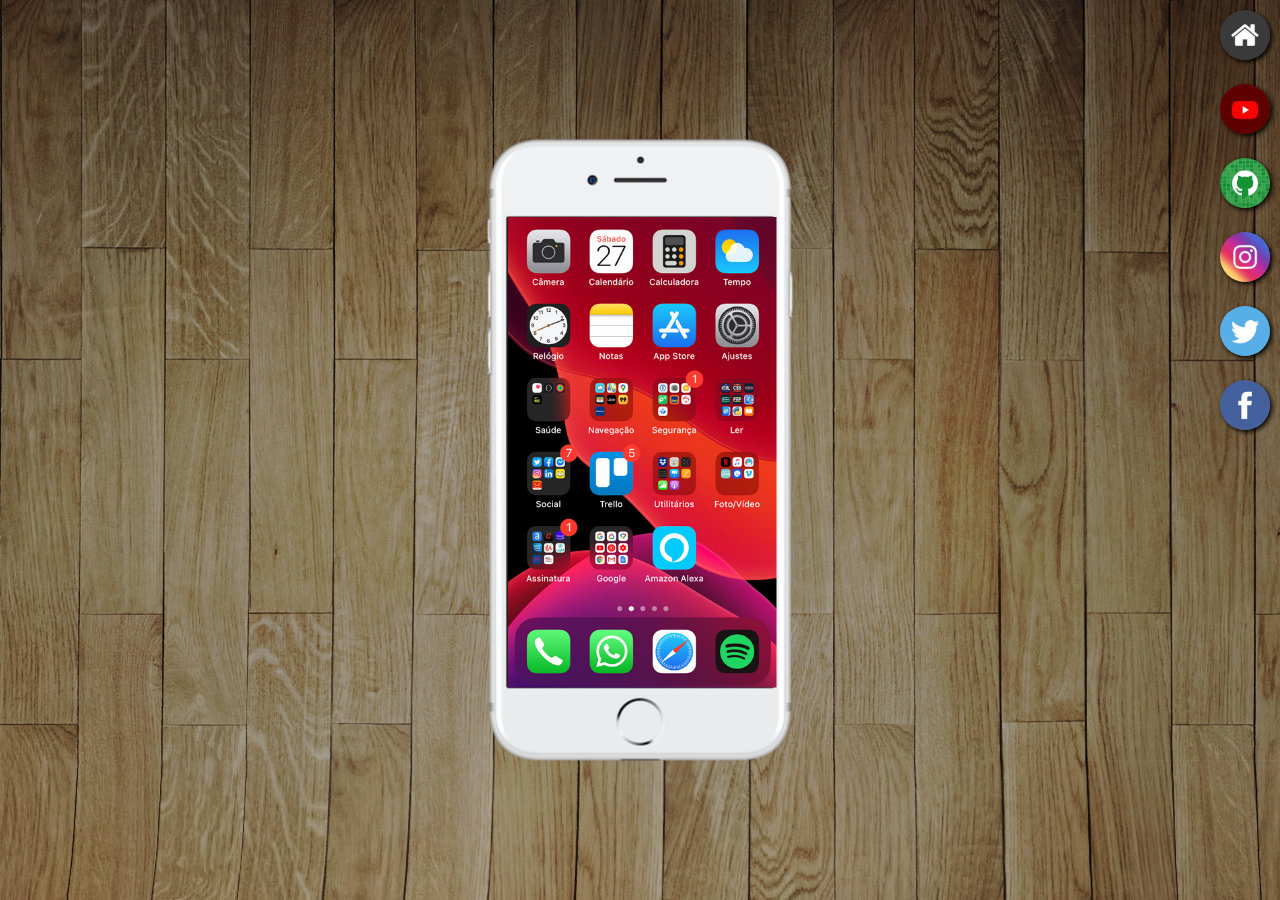
<file: index.html>
<!DOCTYPE html>
<html lang="pt-br">
<head>
    <meta charset="UTF-8">
    <meta name="viewport" content="width=device-width, initial-scale=1.0">
    <title>projeto rede social</title>
    <link rel="shortcut icon" href="pacote-d013/favicon.ico">
<link rel="stylesheet" href="style.css">
</head>
<body>
    <main>
        <section id="telefone">
<iframe src="home.html" name="tela" id="tela" frameborder="0"></iframe>
        </section>
        <section id="redessociais">
            <a href="home.html" target="tela"><img src="pacote-d013/imagens/logo-home.jpg" alt="home"></a><br>
            <a href="youtube.html" target="tela"> <img src="pacote-d013/imagens/logo-youtube.jpg" alt="youtube"></a><br>
            <a href="github.html" target="tela"> <img src="pacote-d013/imagens/logo-github.jpg" alt="tela"></a><br>
            <a href="instagram.html" target="tela"><img src="pacote-d013/imagens/logo-instagram.jpg" alt="instagram"></a><br>
            <a href="#" target="tela"> <img src="pacote-d013/imagens/logo-twitter.jpg" alt="twitter"></a><br>
            <a href="#" target="tela"><img src="pacote-d013/imagens/logo-facebook.jpg" alt="facebook"></a><br>
        </section>
    </main>
</body>
</html>
</file>
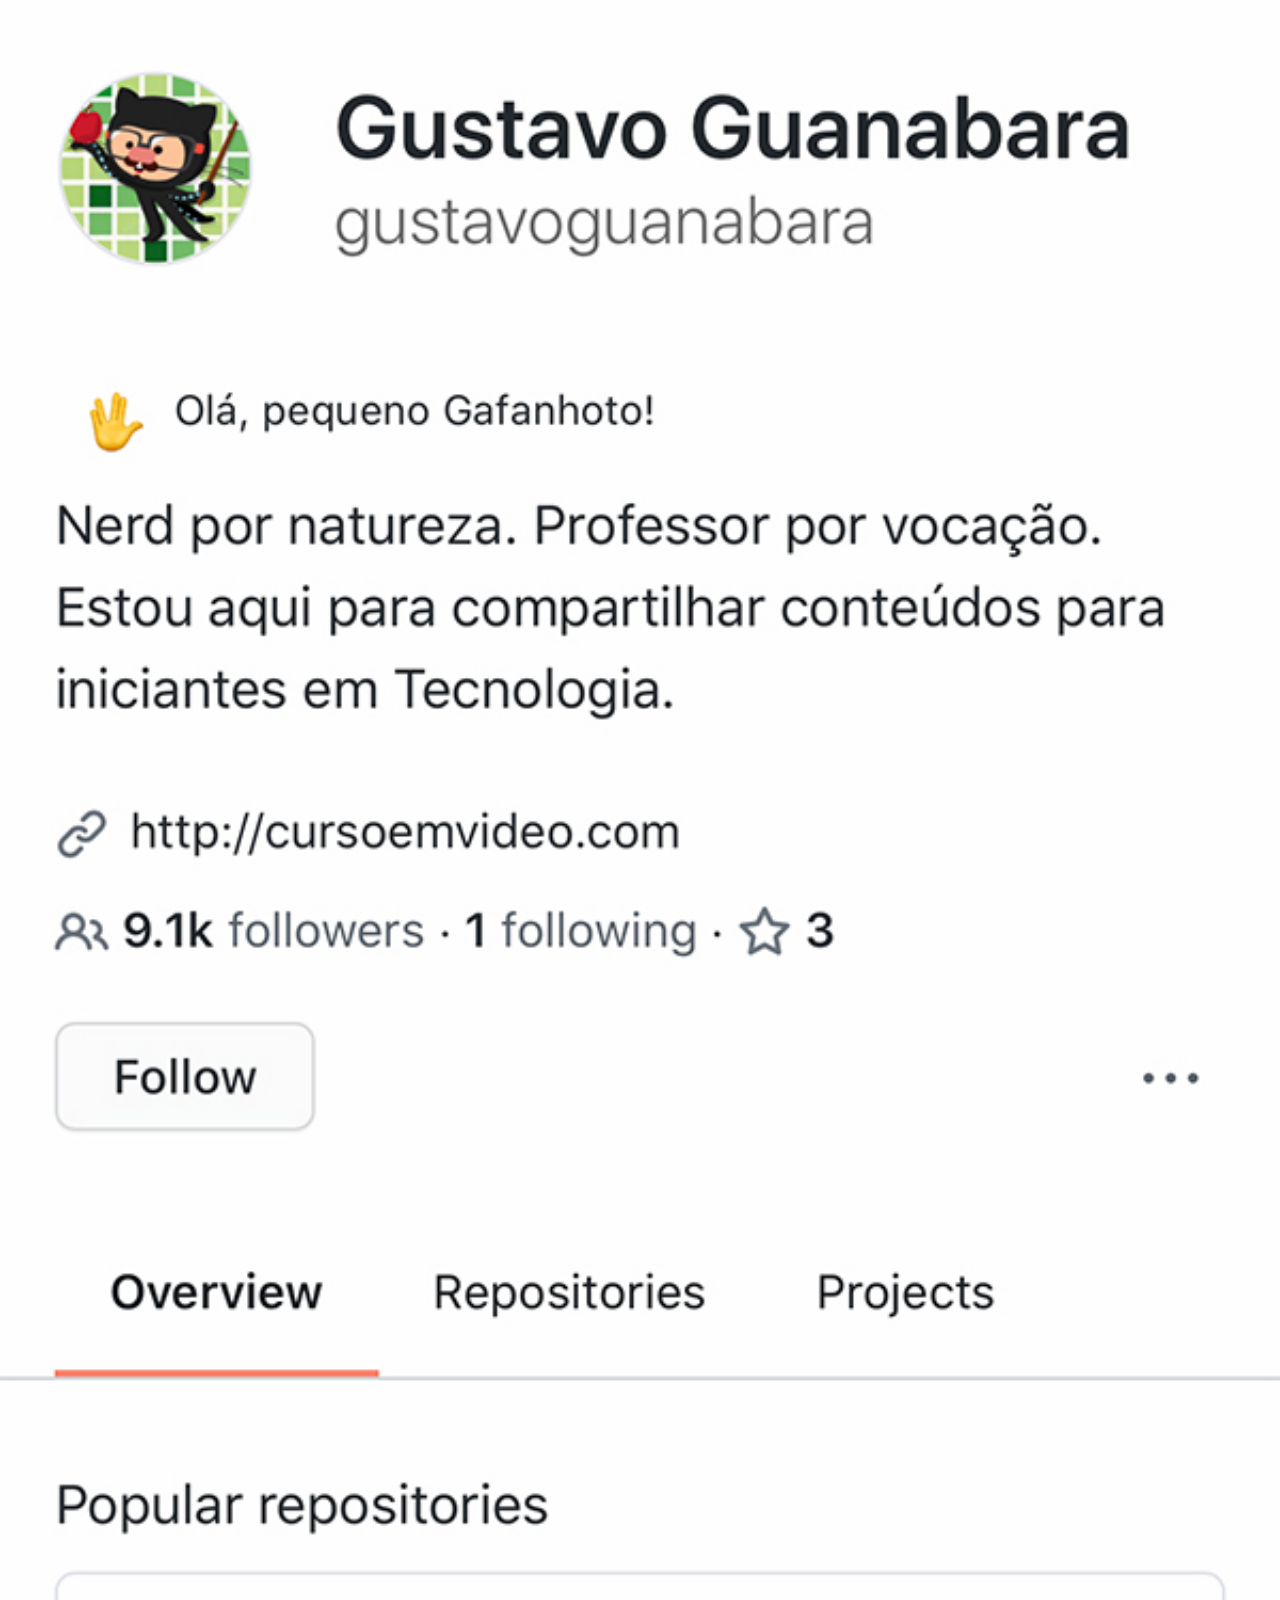
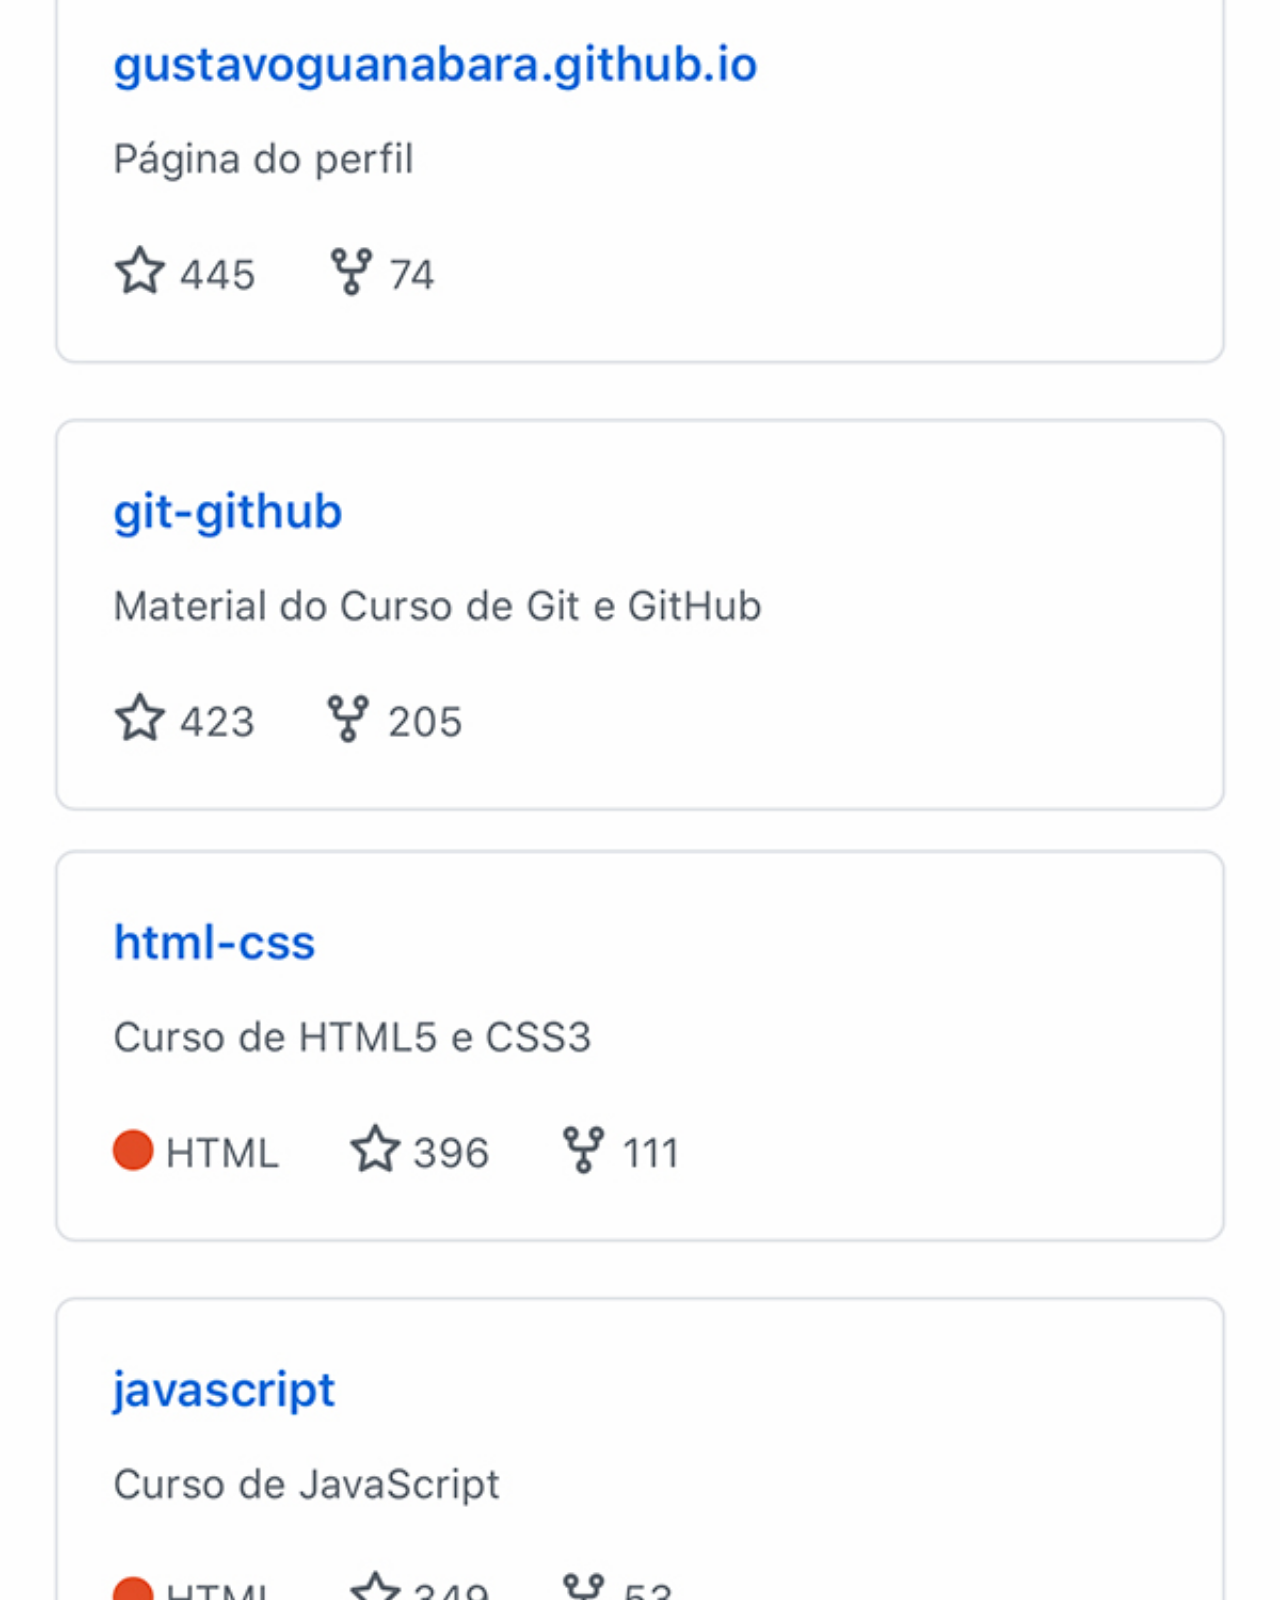
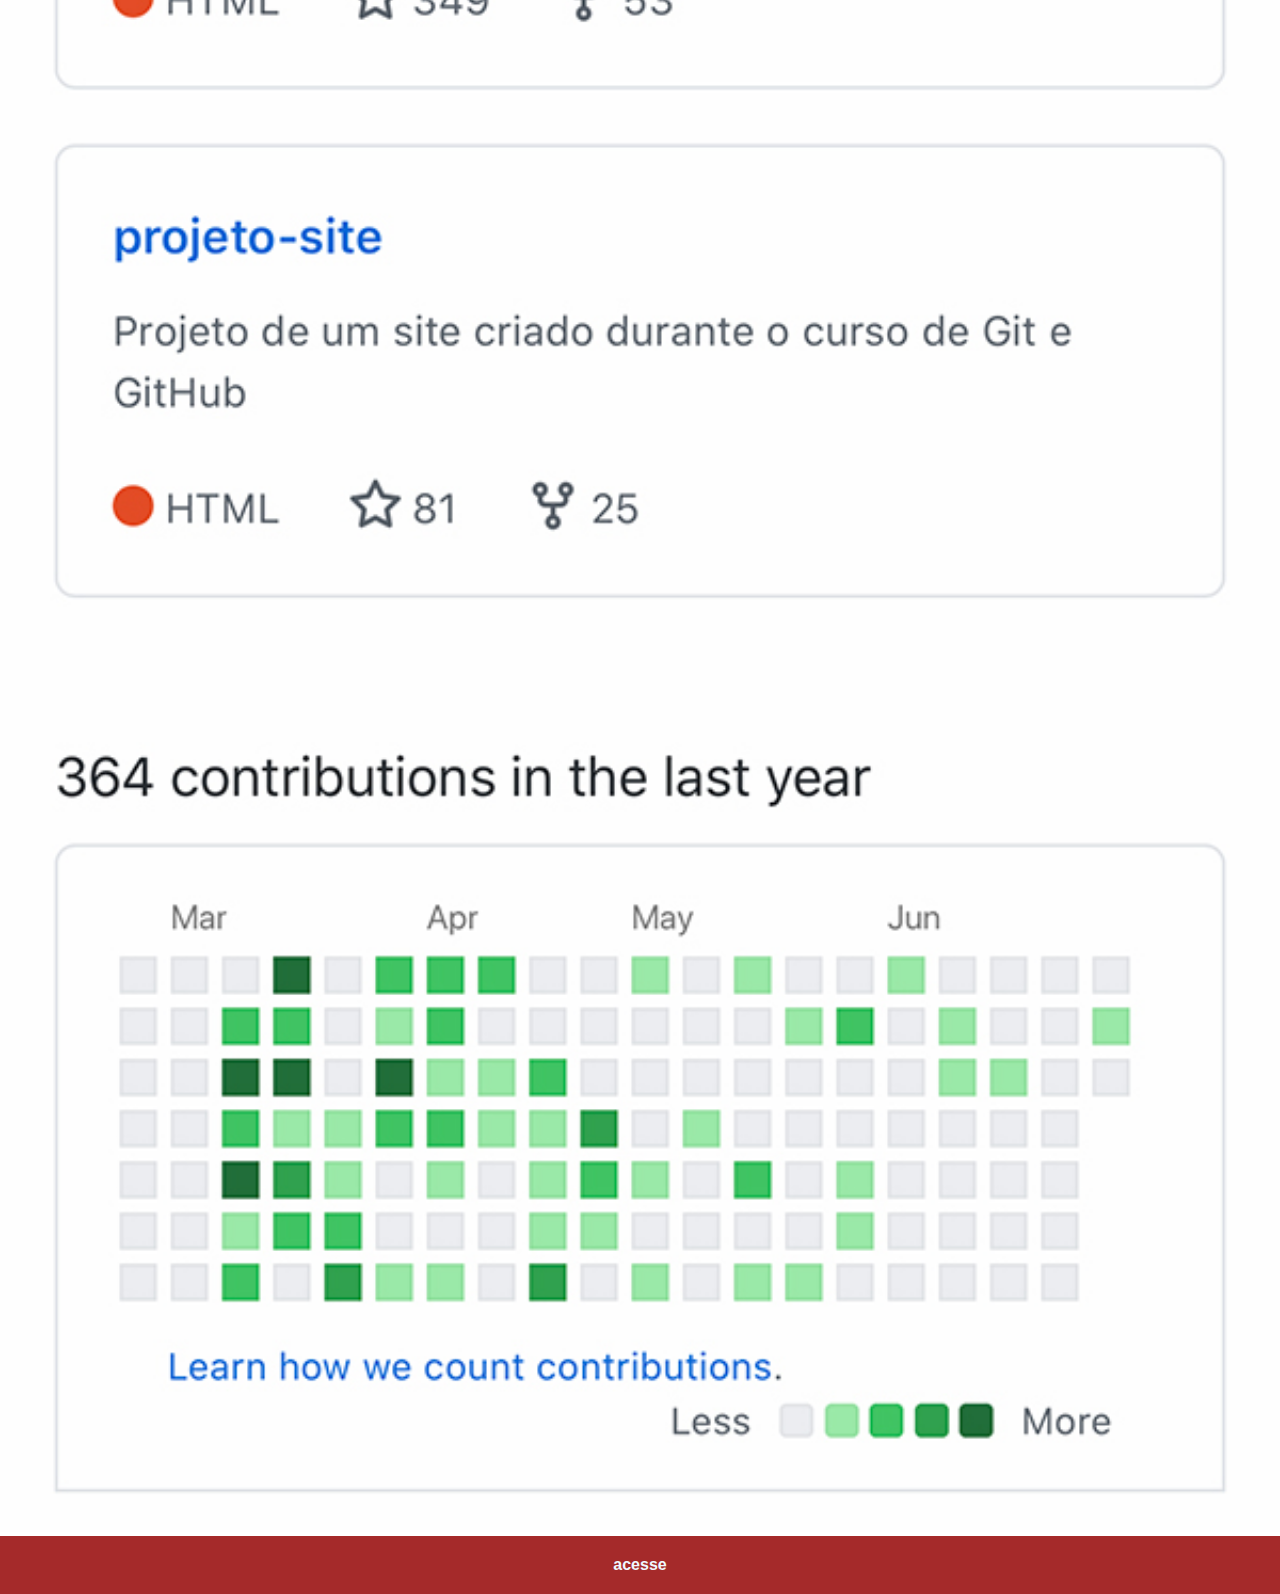
<file: github.html>
<!DOCTYPE html>
<html lang="en">
<head>
    <meta charset="UTF-8">
    <meta name="viewport" content="width=device-width, initial-scale=1.0">
    <title>Document</title>
    <link rel="stylesheet" href="social.css">
</head>
<body>
    <img src="pacote-d013/imagens/tela-github.jpg" alt="github">
    <a href="https://github.com/gustavoguanabara" target="_blank">acesse</a>
</body>
</html>
</file>
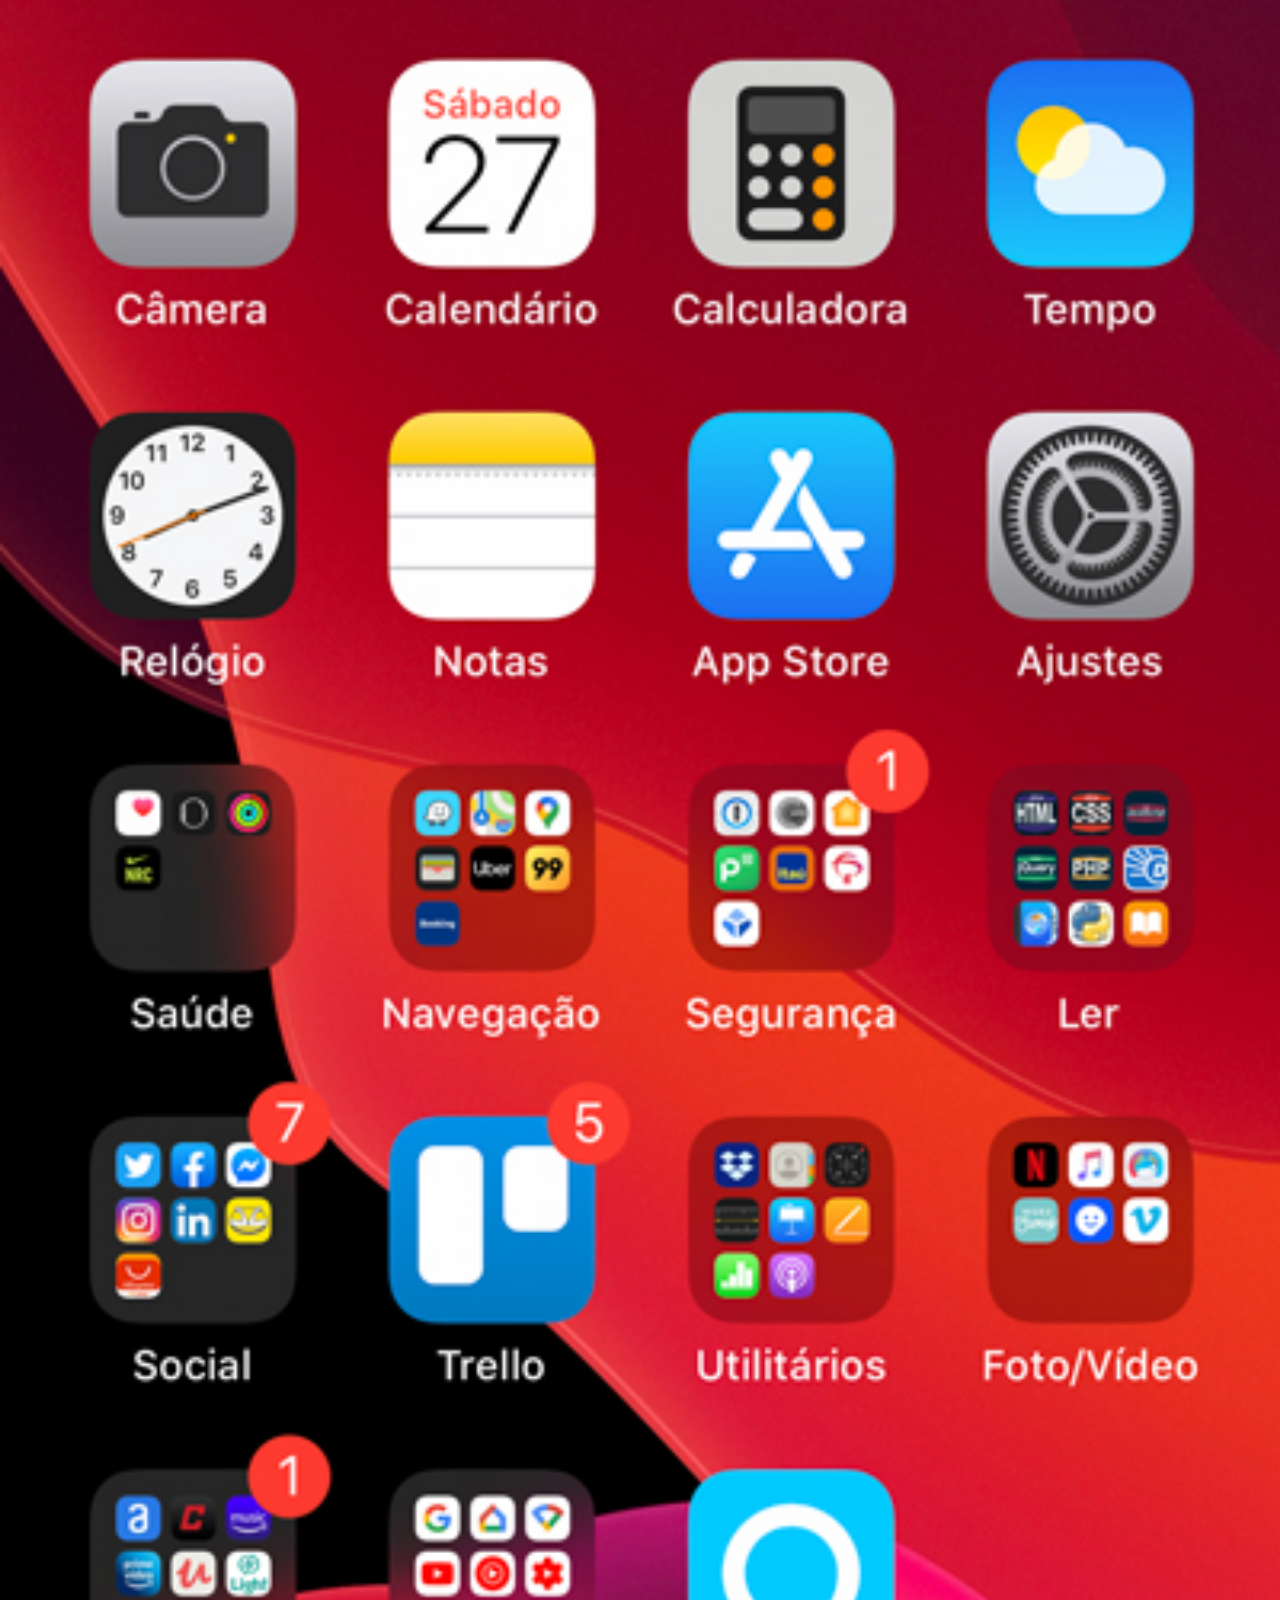
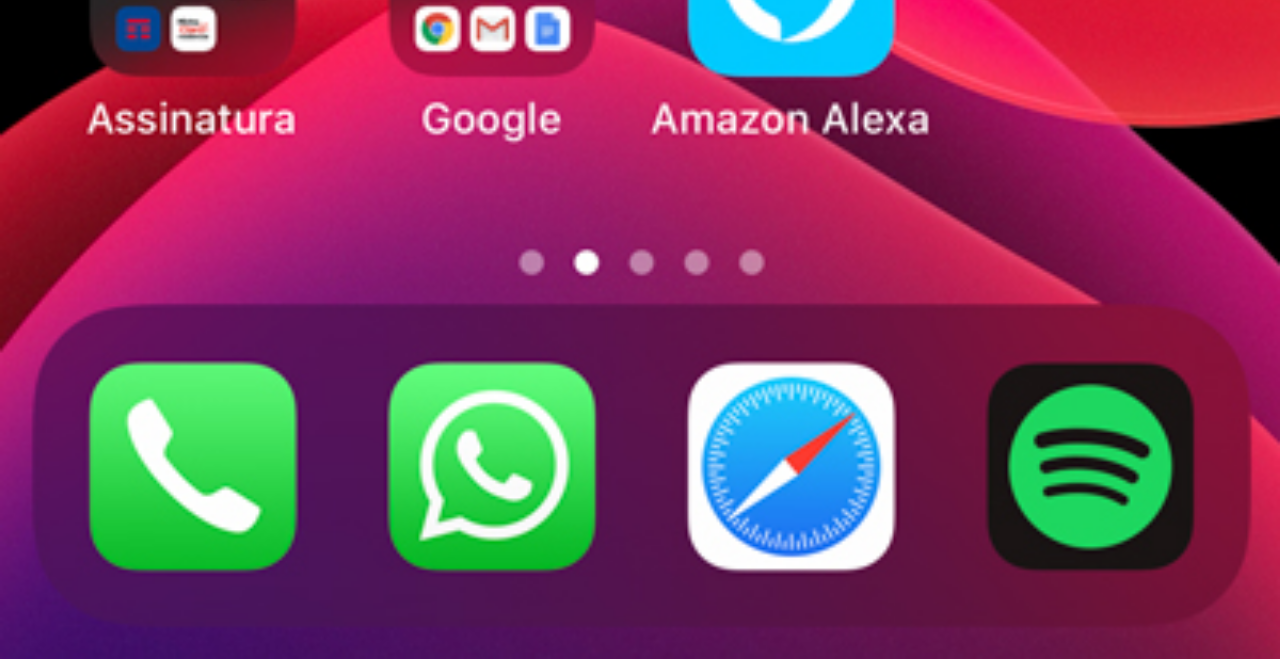
<file: home.html>
<!DOCTYPE html>
<html lang="en">
<head>
    <meta charset="UTF-8">
    <meta name="viewport" content="width=device-width, initial-scale=1.0">
    <link rel="stylesheet" href="social.css">
    <title>Document</title>
</head>
<img src="pacote-d013/imagens/tela-home.jpg" alt="home">
<body>
    
</body>
</html>
</file>
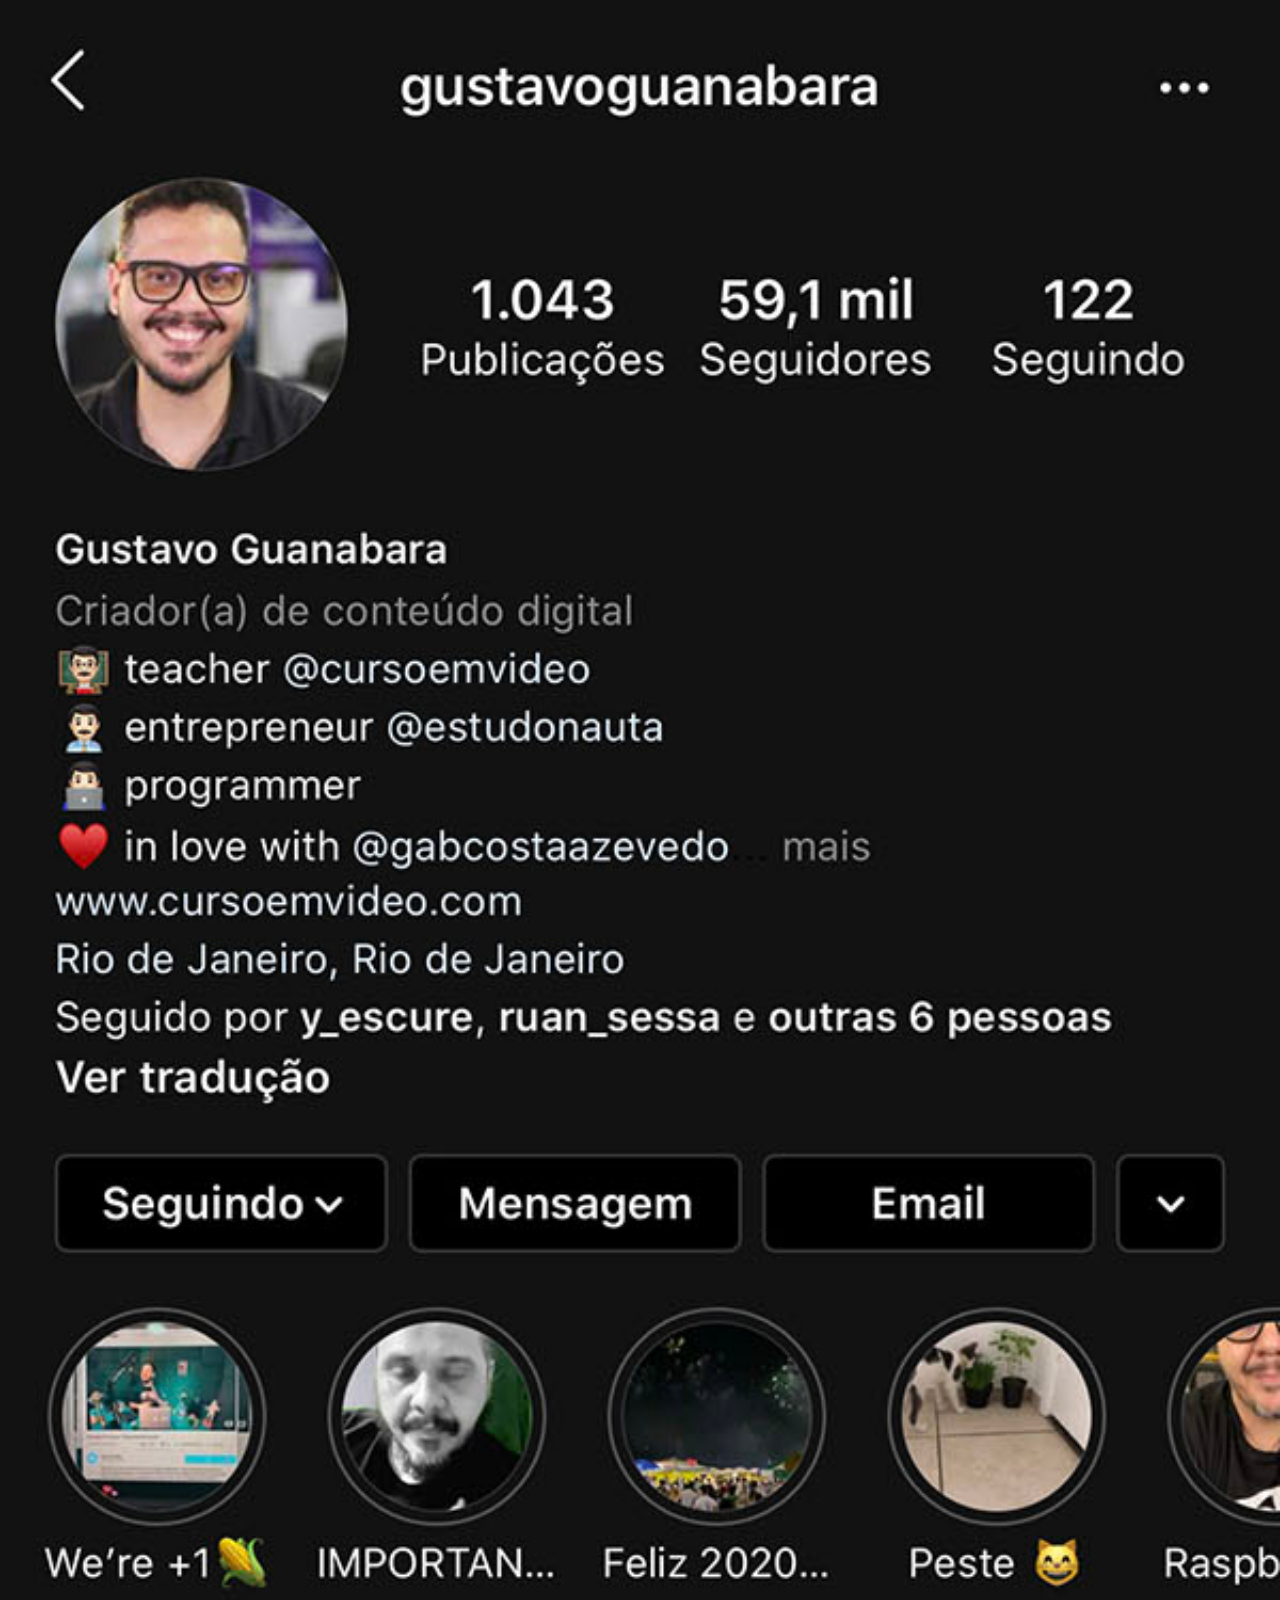
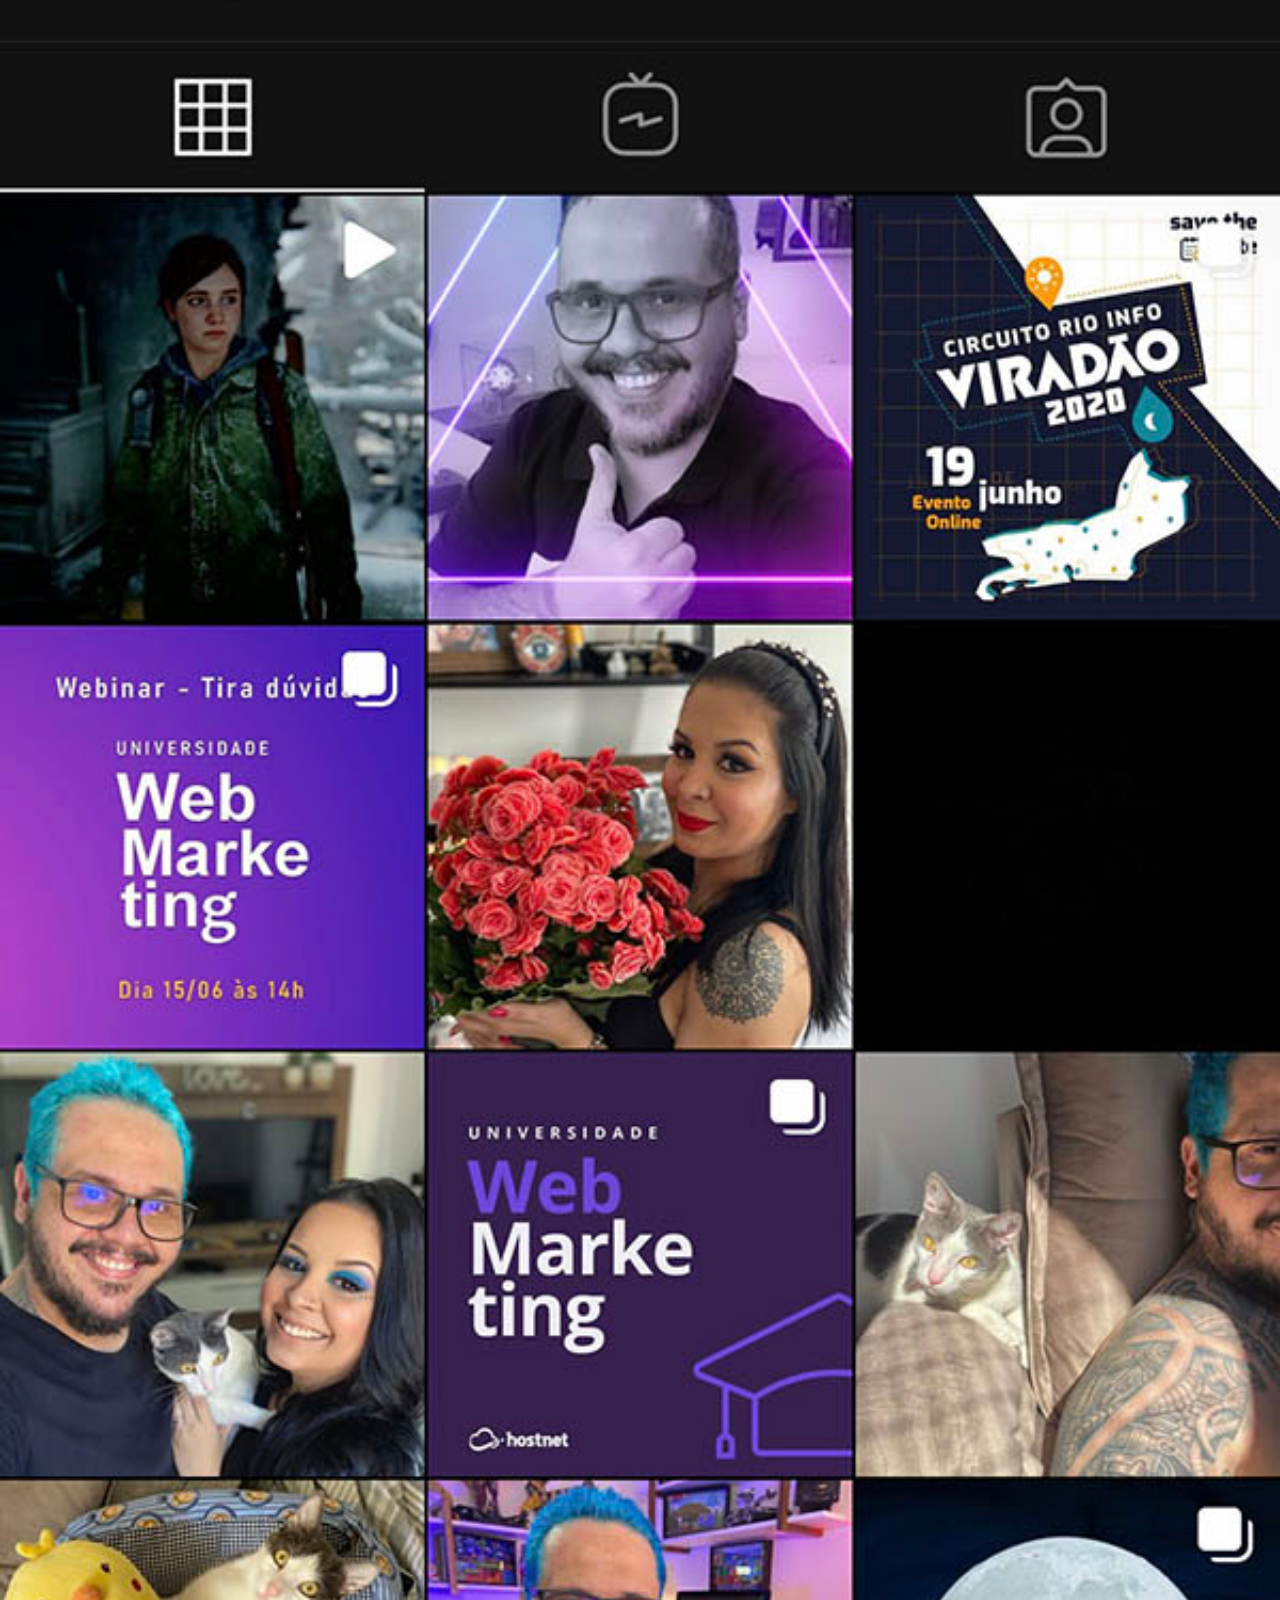
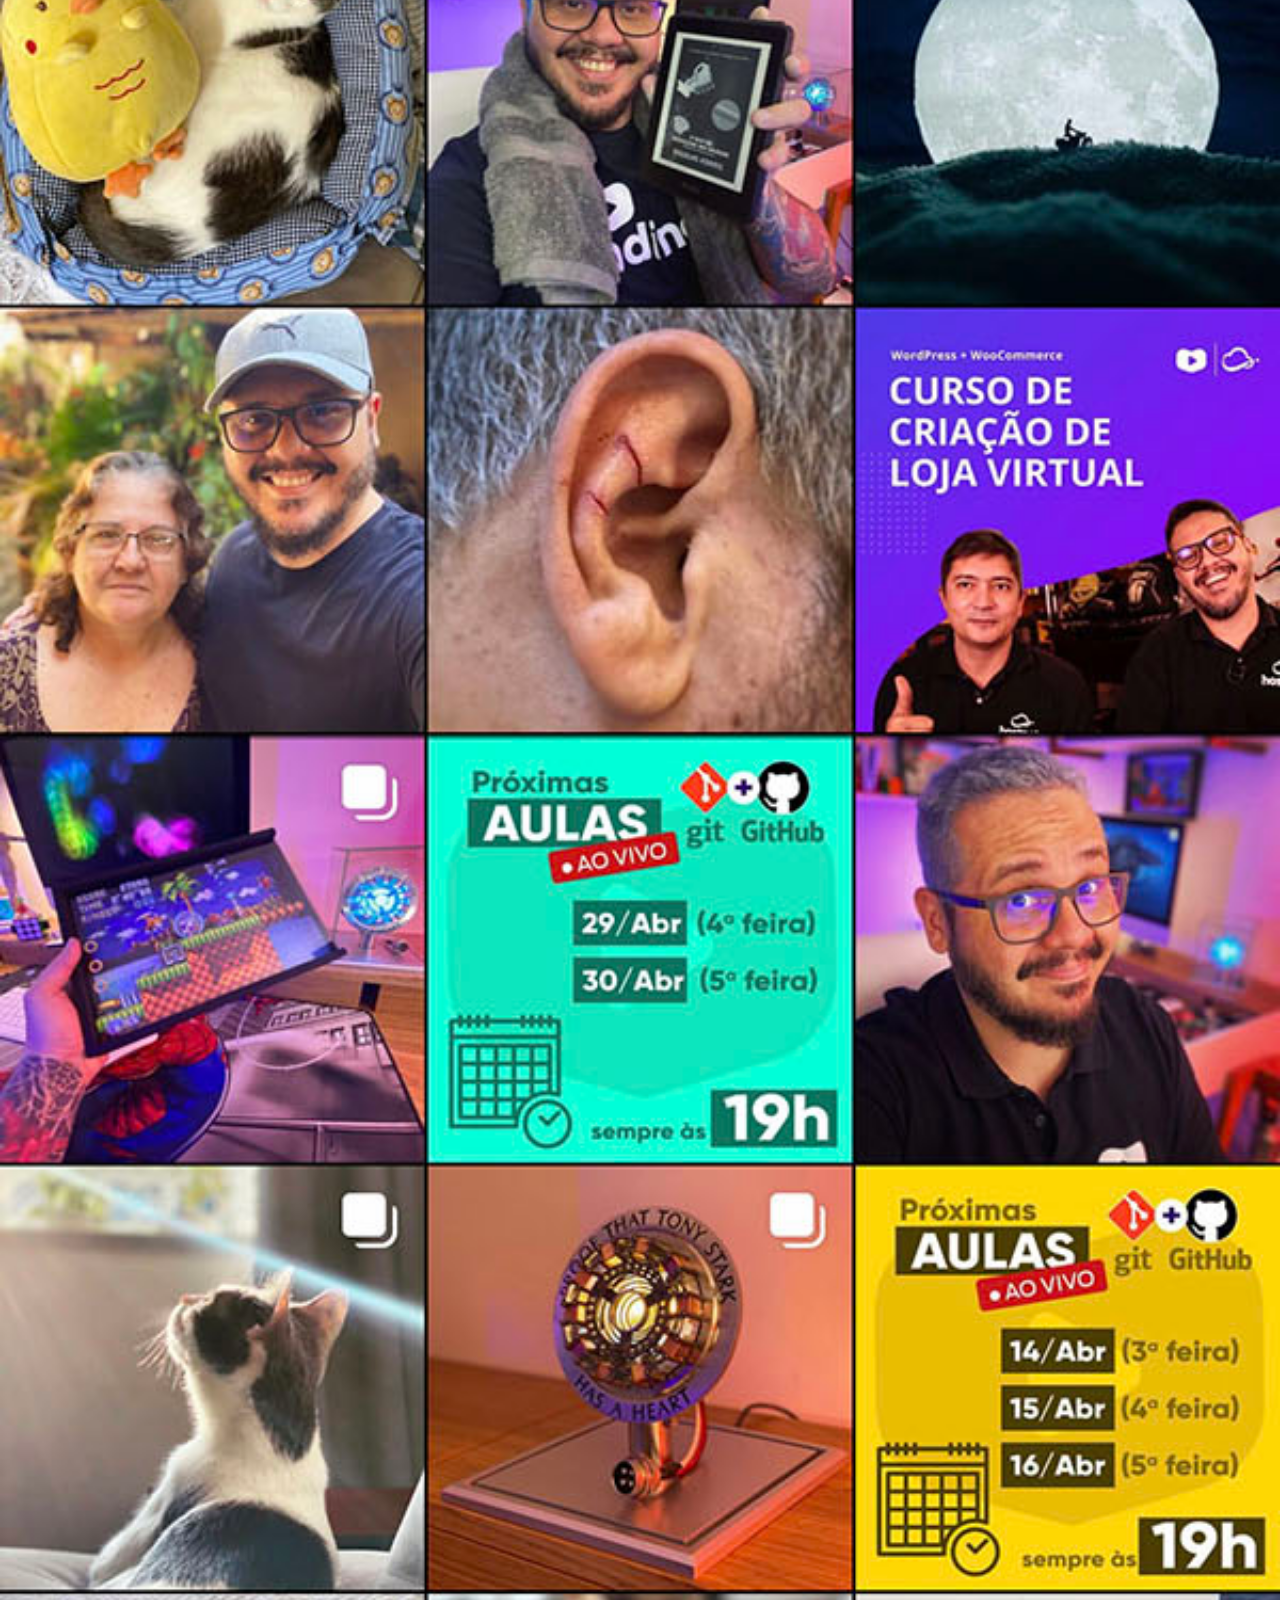
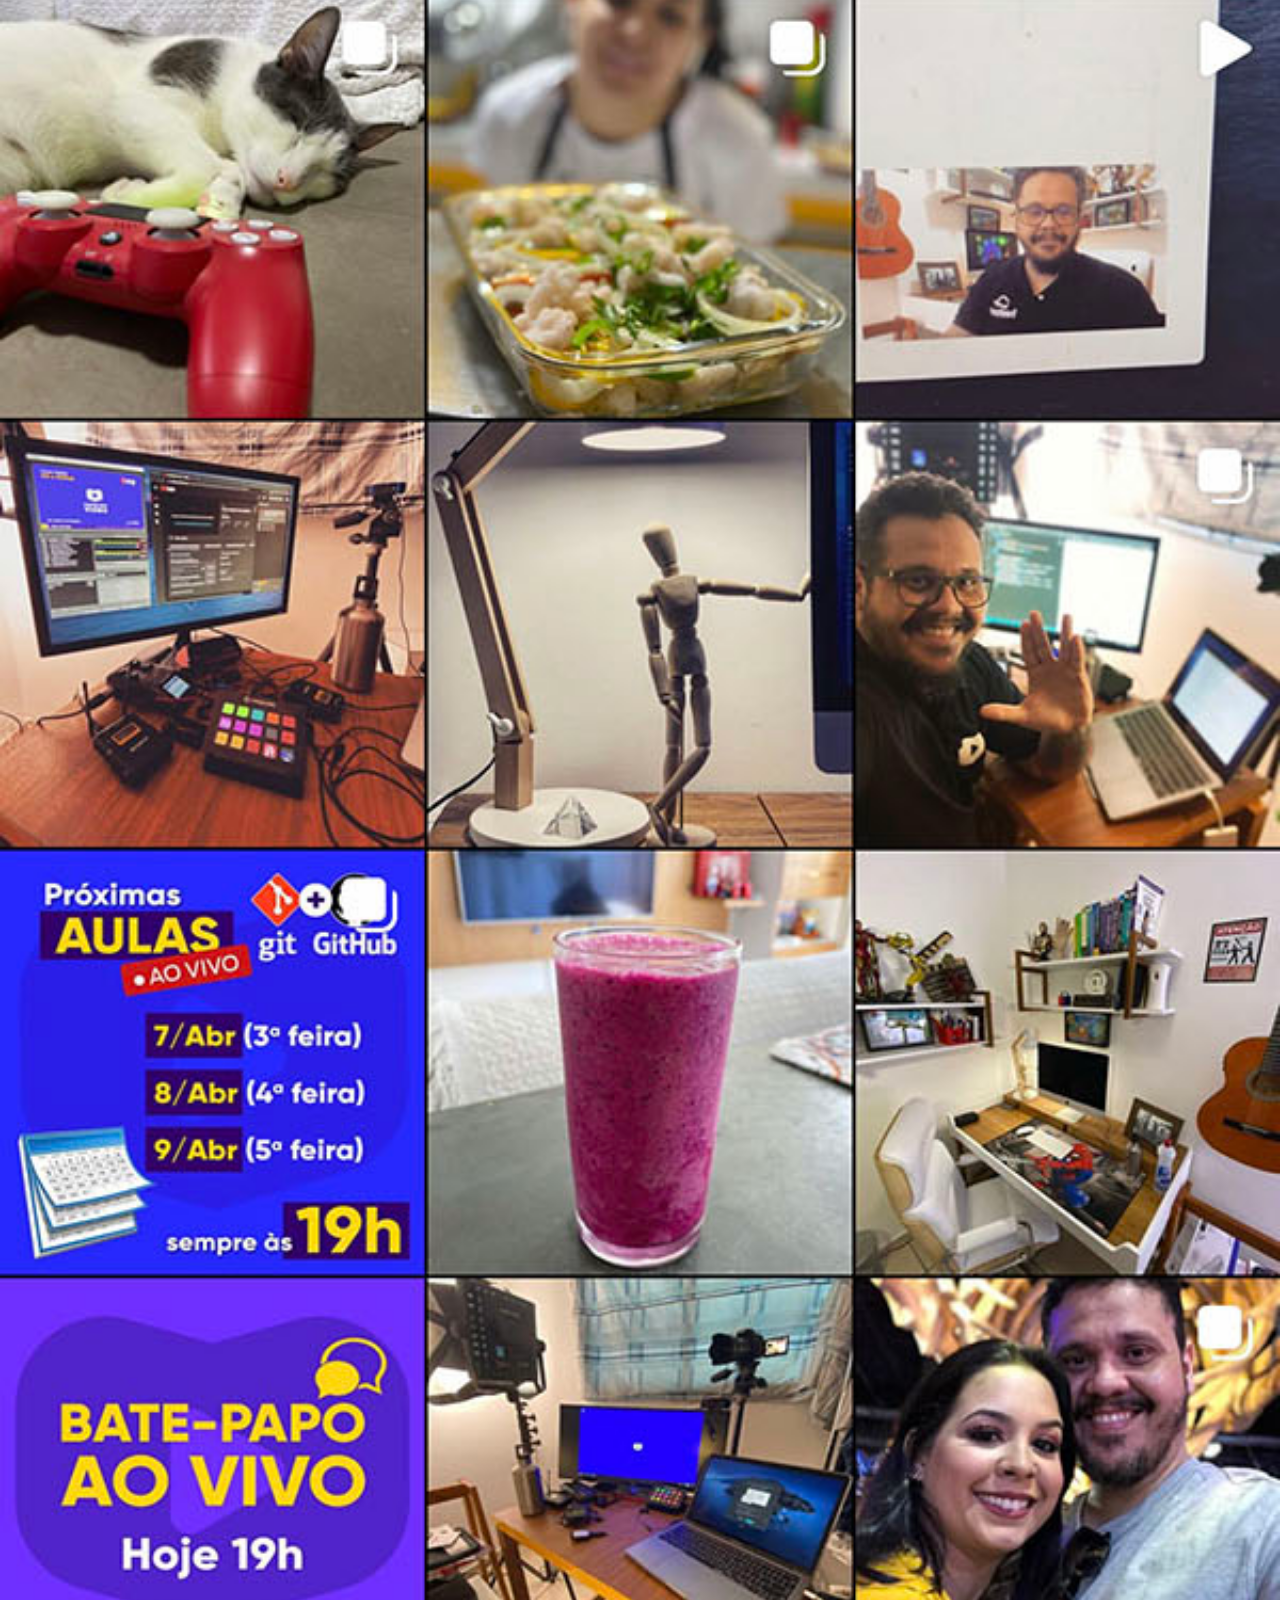
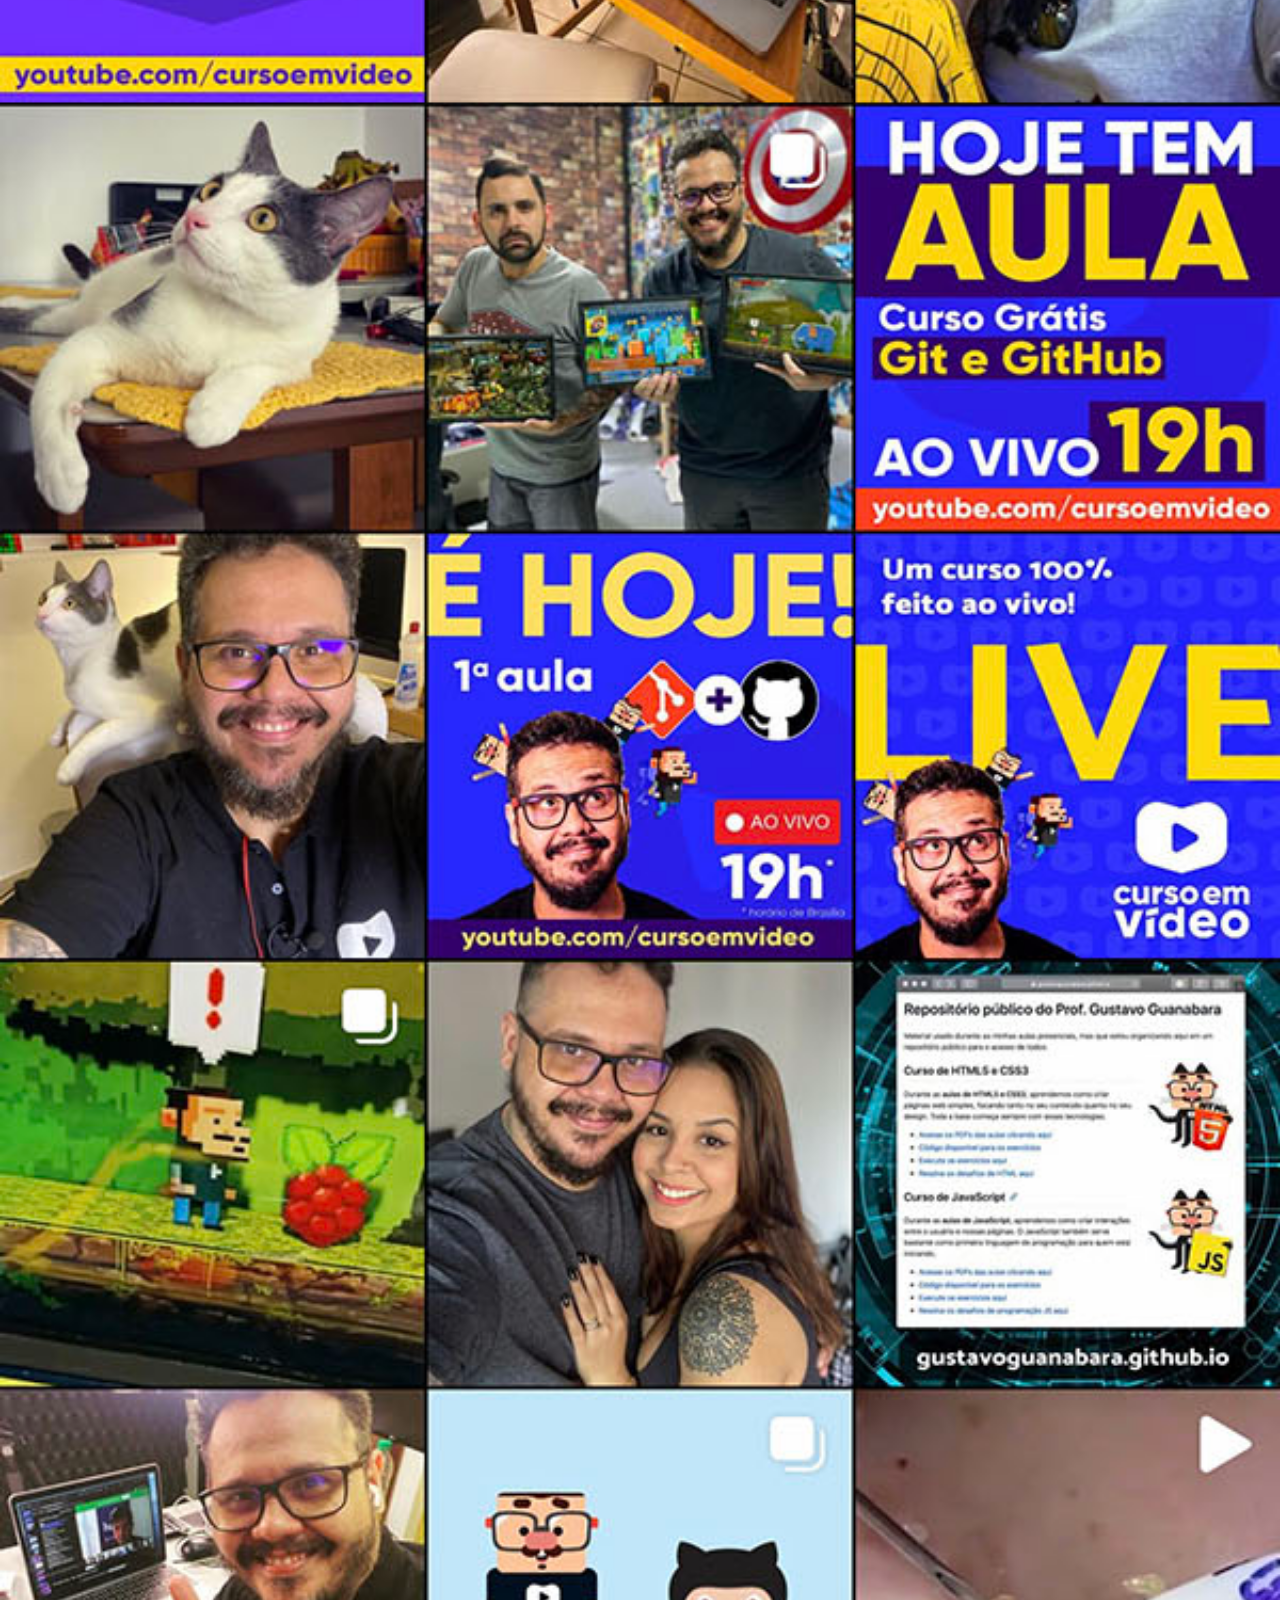
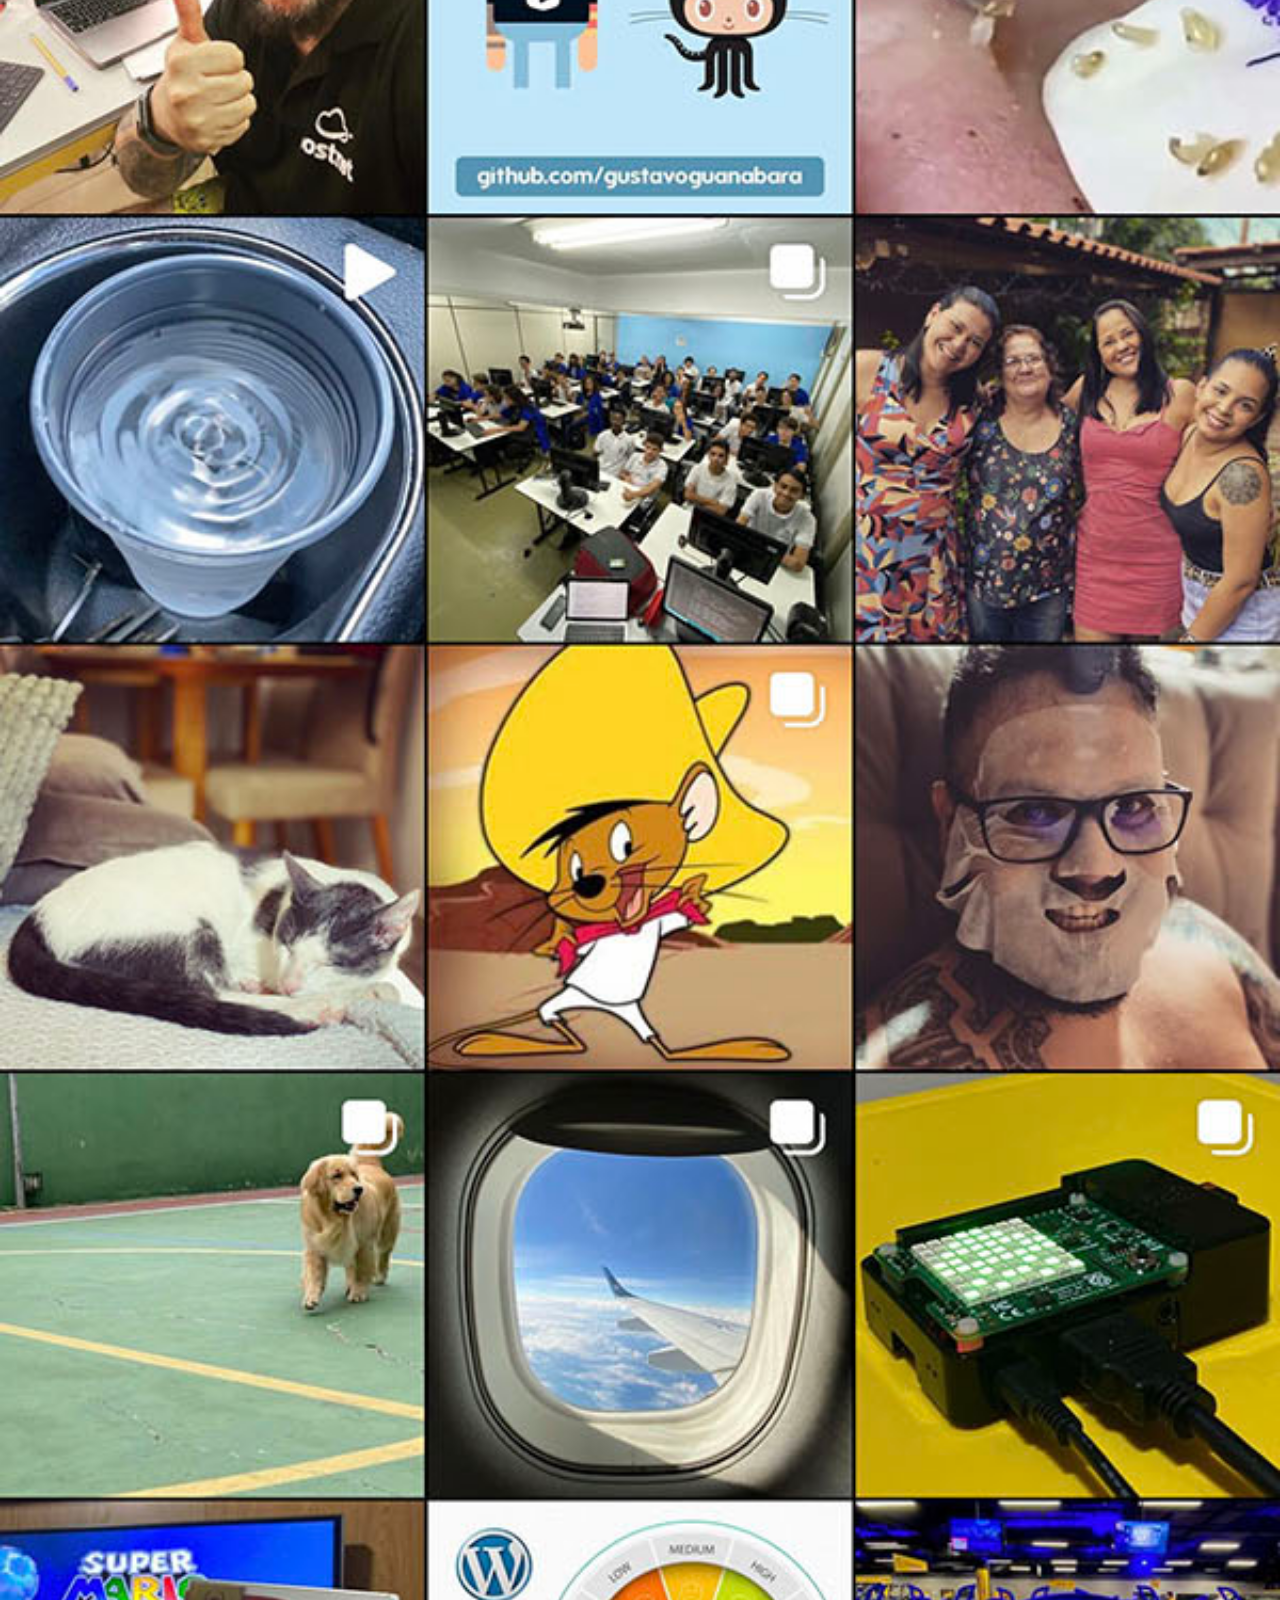
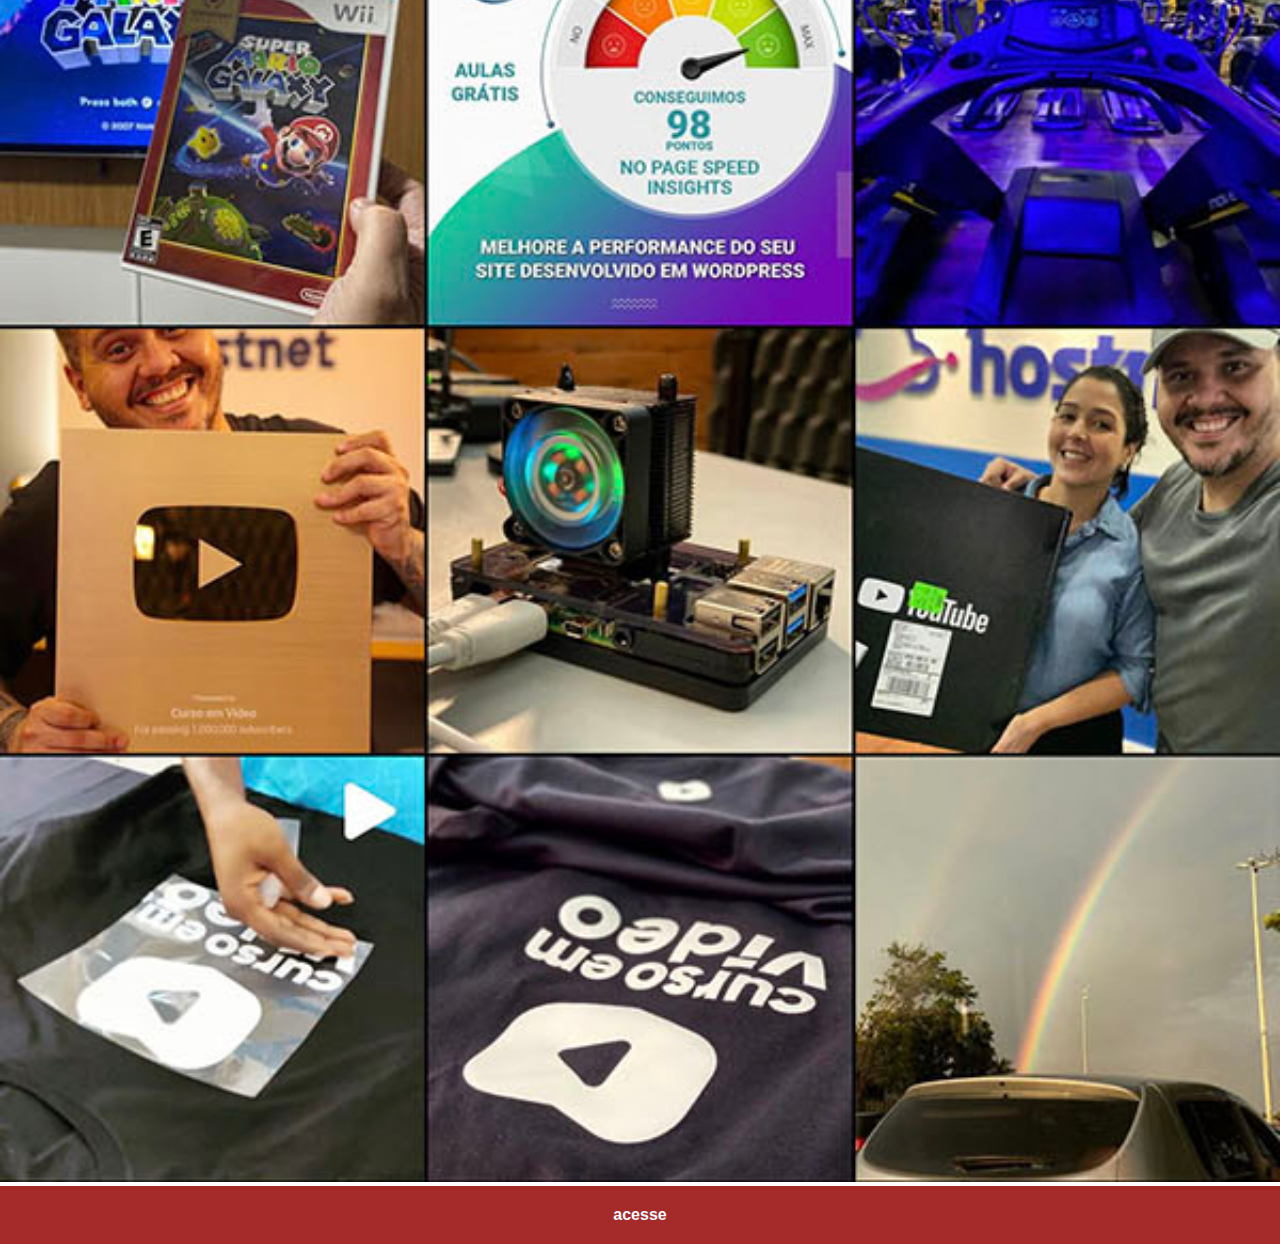
<file: instagram.html>
<!DOCTYPE html>
<html lang="en">
<head>
    <meta charset="UTF-8">
    <meta name="viewport" content="width=device-width, initial-scale=1.0">
    <title>Document</title>
    <link rel="stylesheet" href="social.css">
</head>
<body>
    <img src="pacote-d013/imagens/tela-instagram.jpg" alt="instagram">
    <a href="https://www.instagram.com/gustavoguanabara/" target="_blank">acesse</a>
</body>
</html>
</file>
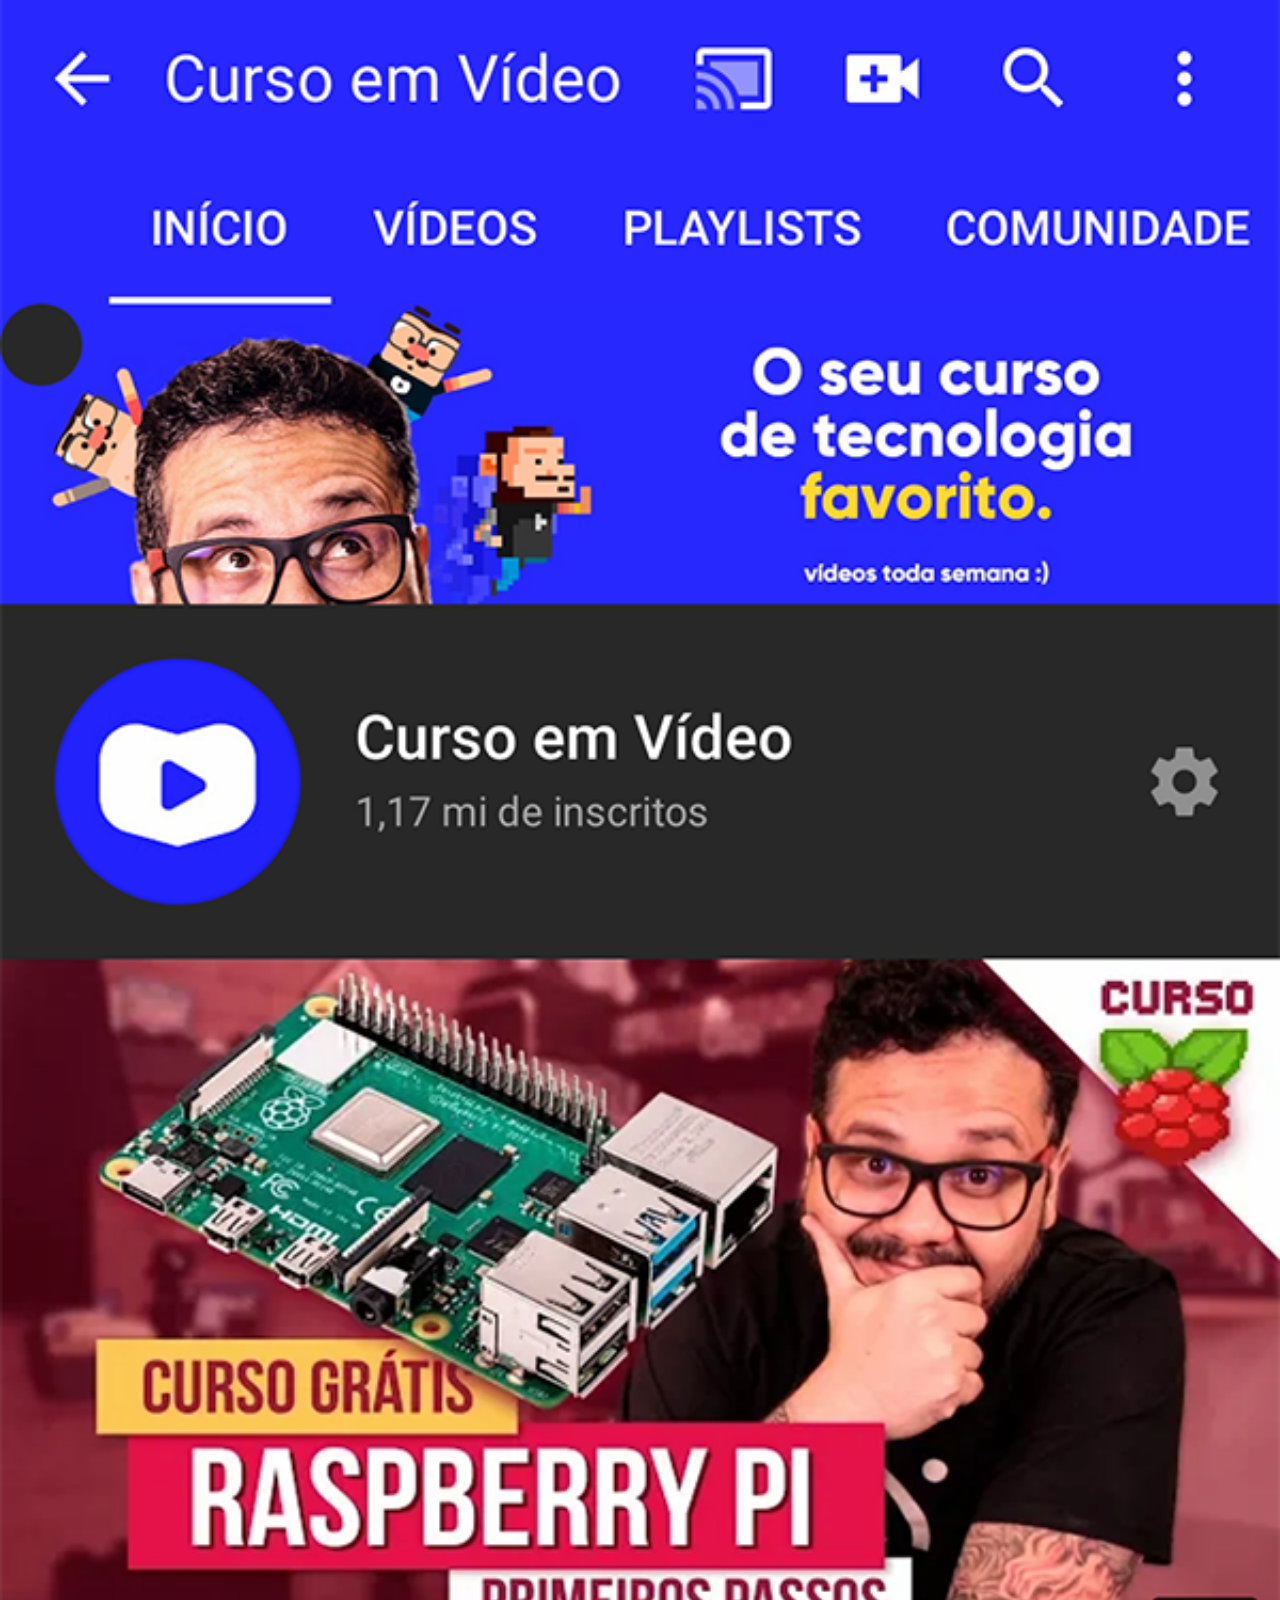
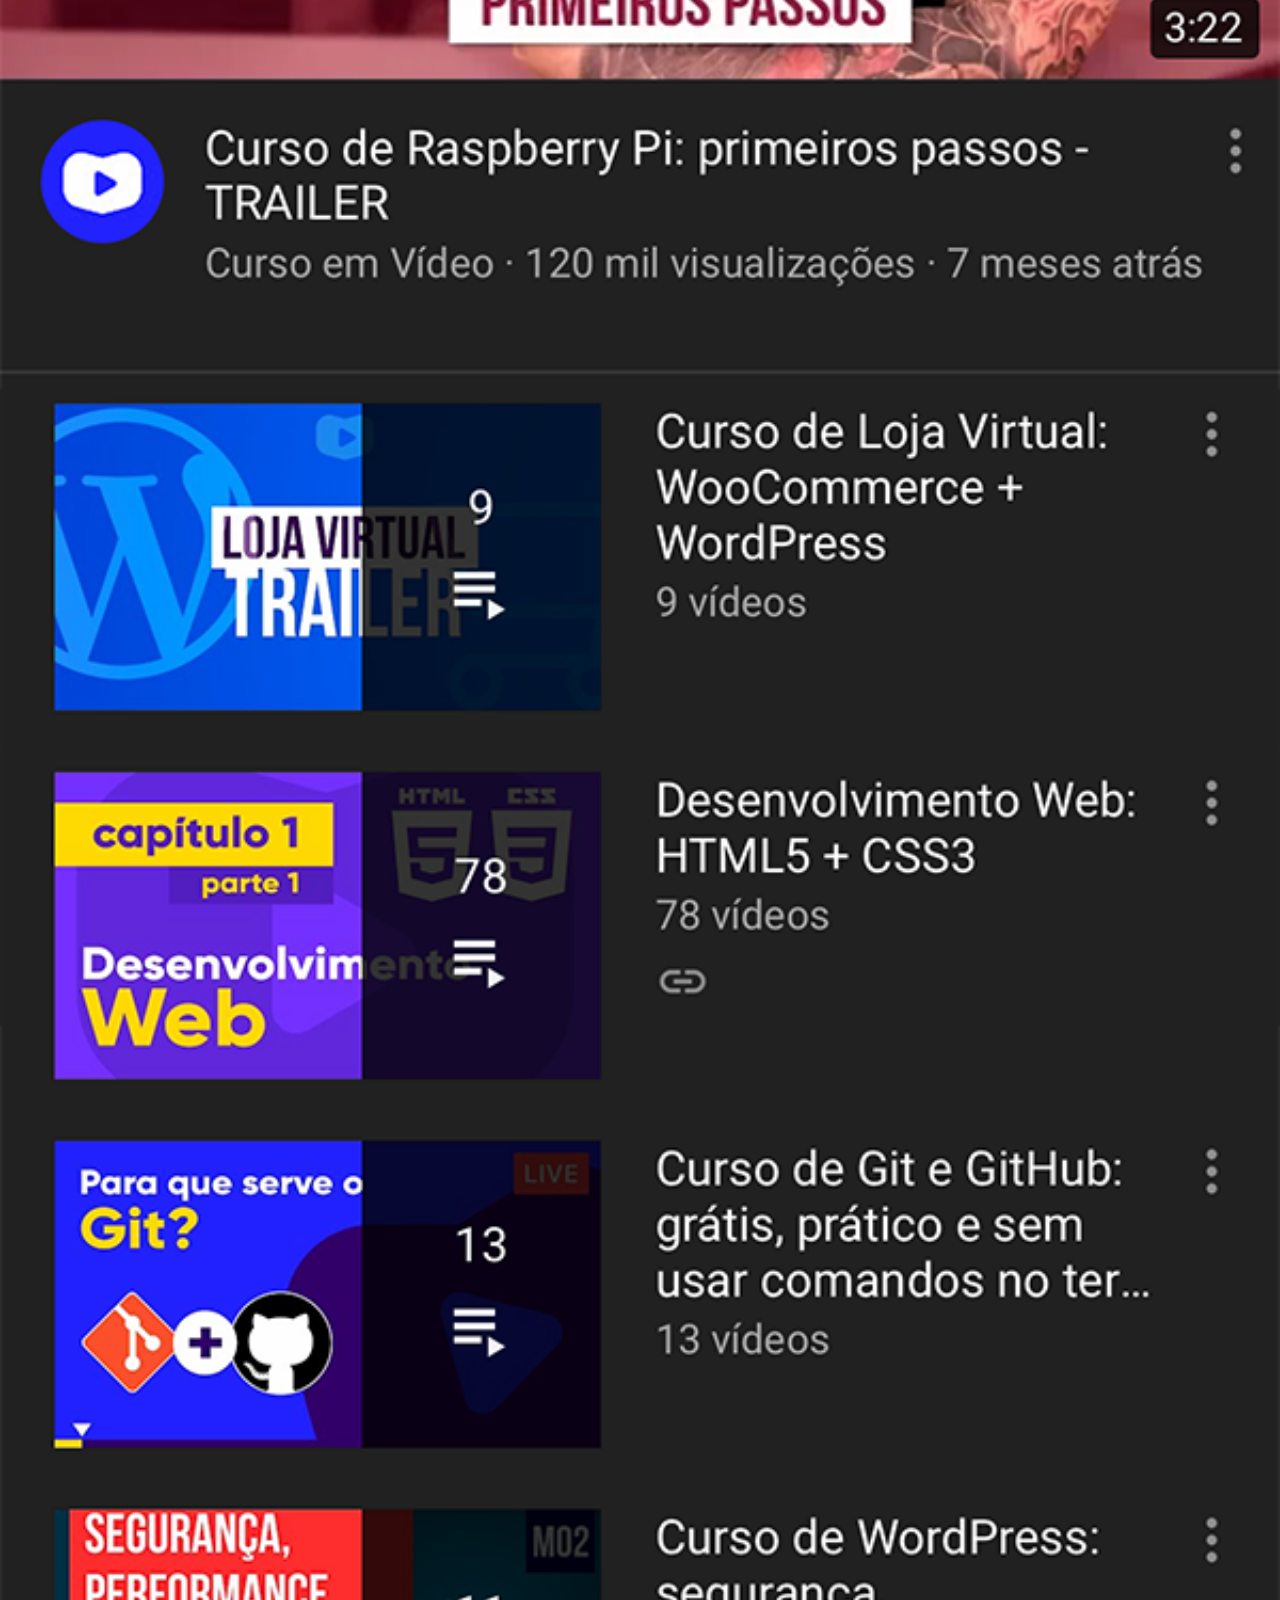
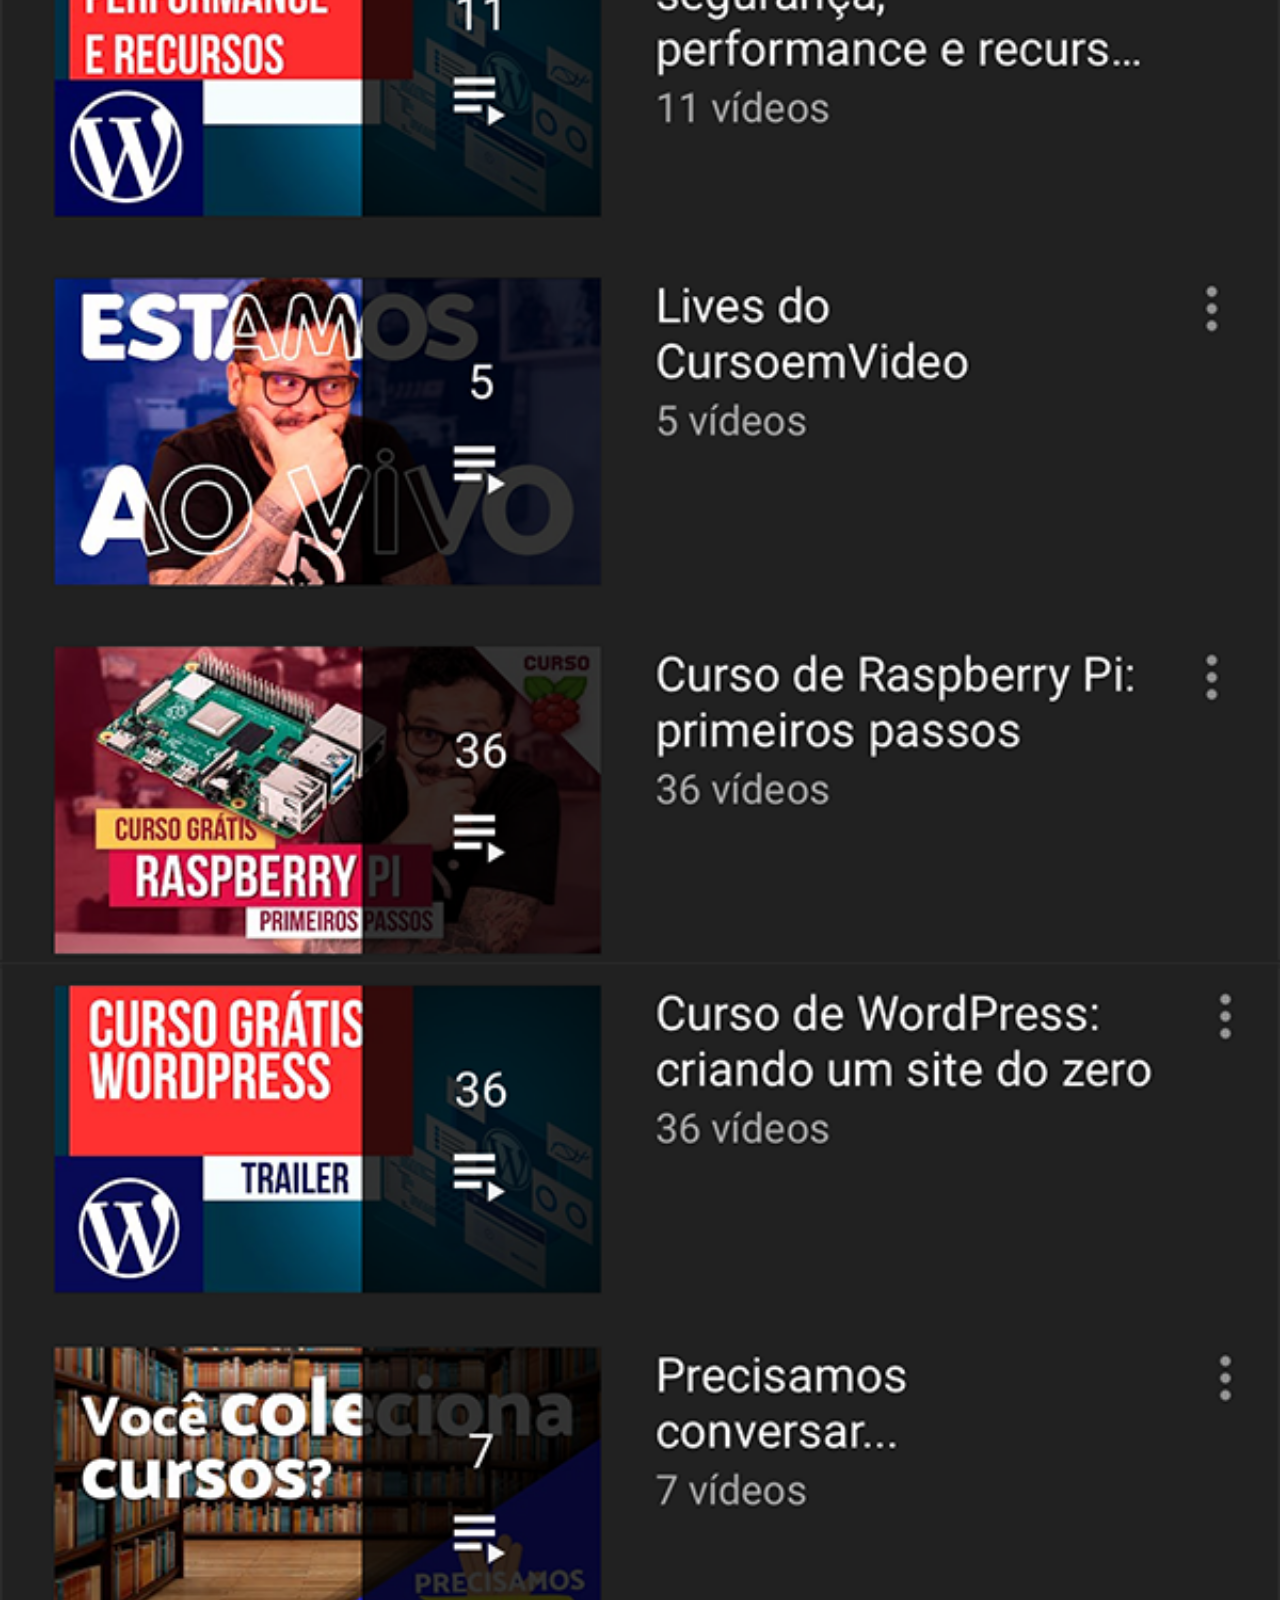
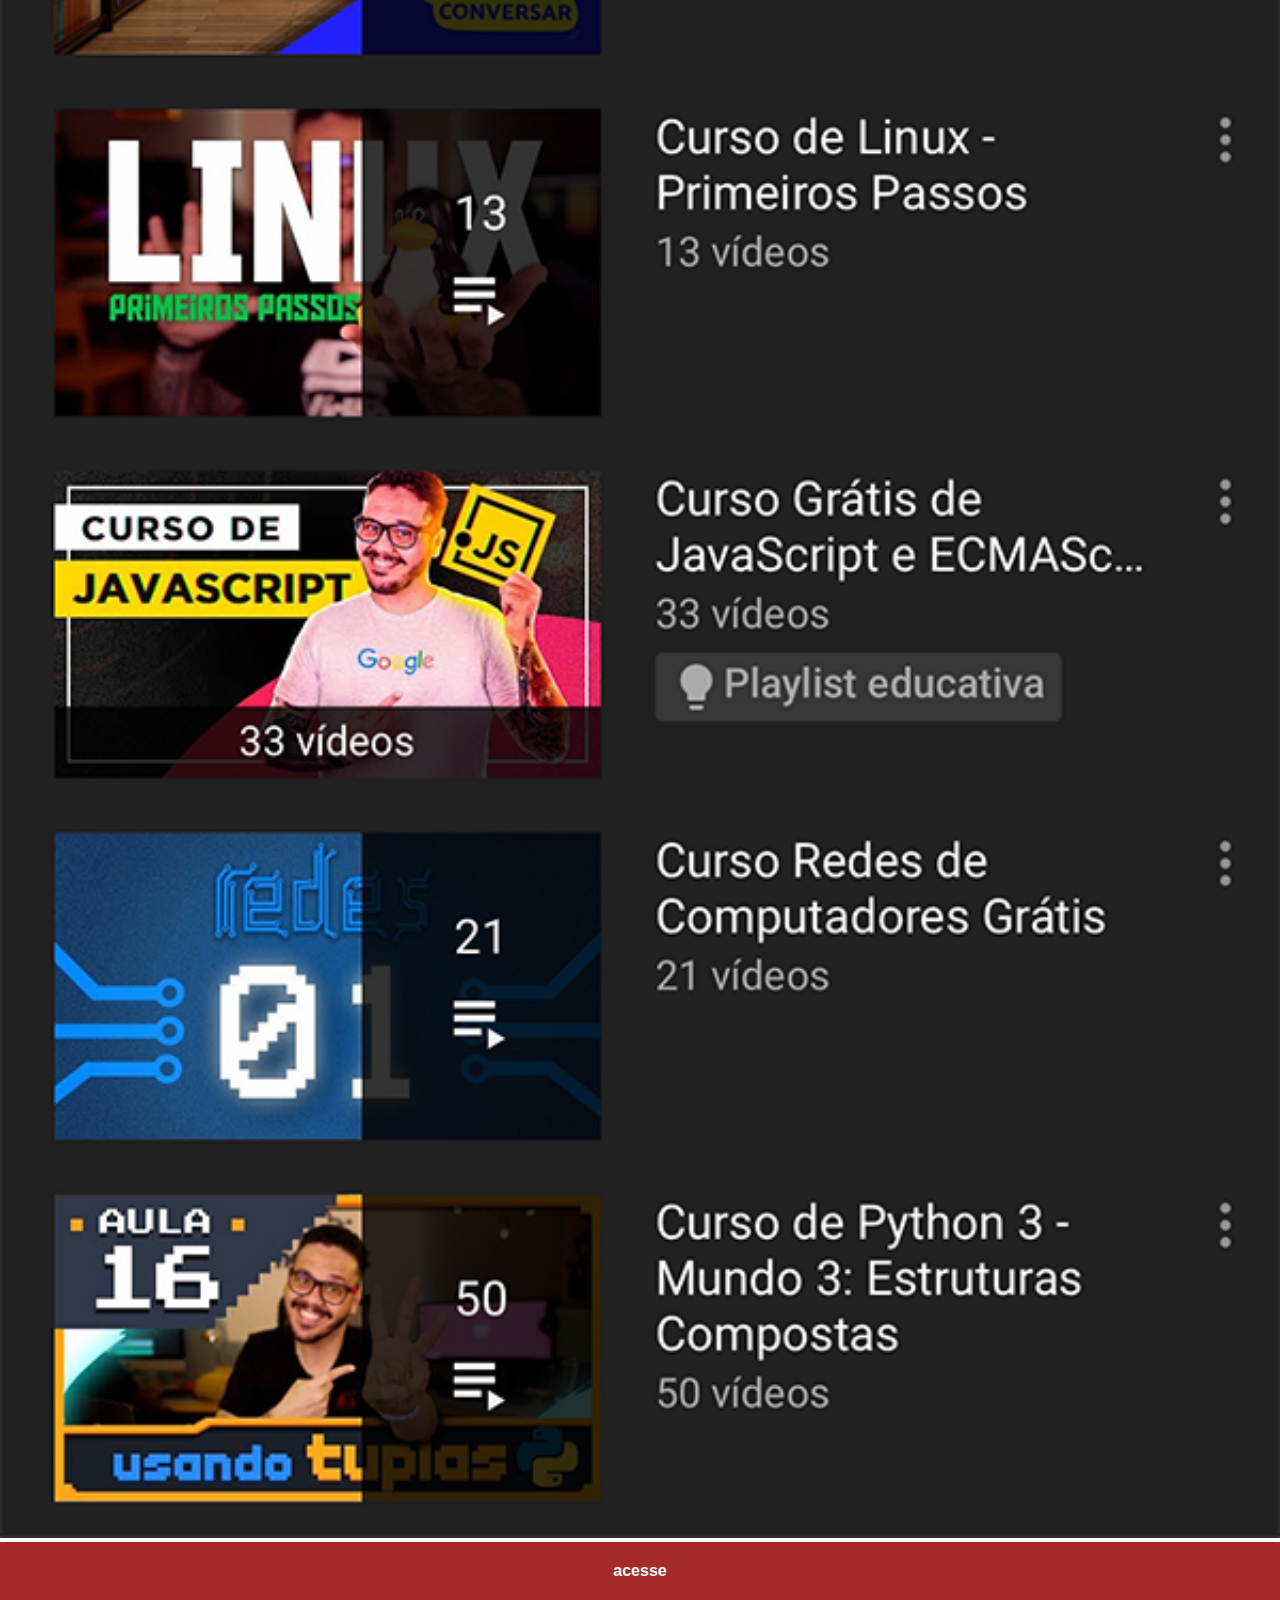
<file: youtube.html>
<!DOCTYPE html>
<html lang="en">
<head>
    <meta charset="UTF-8">
    <meta name="viewport" content="width=device-width, initial-scale=1.0">
    <title>Document</title>
    <link rel="stylesheet" href="social.css">
<body>
    <img src="pacote-d013/imagens/tela-youtube.png" alt="youtube">
    <a href="https://www.youtube.com/@CursoemVideo" target="_blank">acesse</a>
</body>
</html>
</file>
<file: style.css>
@charset "UTF-8";
* {
margin: 0px;
padding: 0px;
font-family: Arial, Helvetica, sans-serif;
}
html, body{
 height: 100vh;
 width: 100vw; 
}
body{
  background: url(pacote-d013/imagens/fundo-madeira.jpg) no-repeat top center;
  background size: cover; 
  background-attachment: fixed;
}
main{
   height: 100vh;
   position: relative;

}
section#telefone{
position: absolute;
top: 50%;
left: 50%;
transform: translate(-50%, -50%);
height: 627px;
width: 311px; 
background: url(pacote-d013/imagens/frame-iphone.png) no-repeat;   
}
iframe#tela{
 position: relative;
 top: 80px;
 left: 23px;
 width: 269px;
 height: 471px; 
}
section#redessociais img{
width: 50px;
margin: 10px;
border-radius: 50%;
box-shadow: 2px 2px 5px black;
box-sizing: border-box;
}
section#redessociais{
text-align: right;
}
section#redessociais img:hover{
border: 1.5px solid white;
transform: translate(-3px, -3px);
box-shadow: 5px 5px 10px black;
}
</file>
<file: social.css>
@charset "UTF-8";
*{
   margin: 0px;
   padding: 0px;
   font-family: Arial, Helvetica, sans-serif; 
}
a{
    display: block;
    background-color: brown;
    color: aliceblue;
    padding: 20px;
    text-align: center;
    font-weight: bolder;
    text-decoration: none;
}
img{
   width: 100vw; 
}
a:hover{
   background-color: red; 
}
</file>
